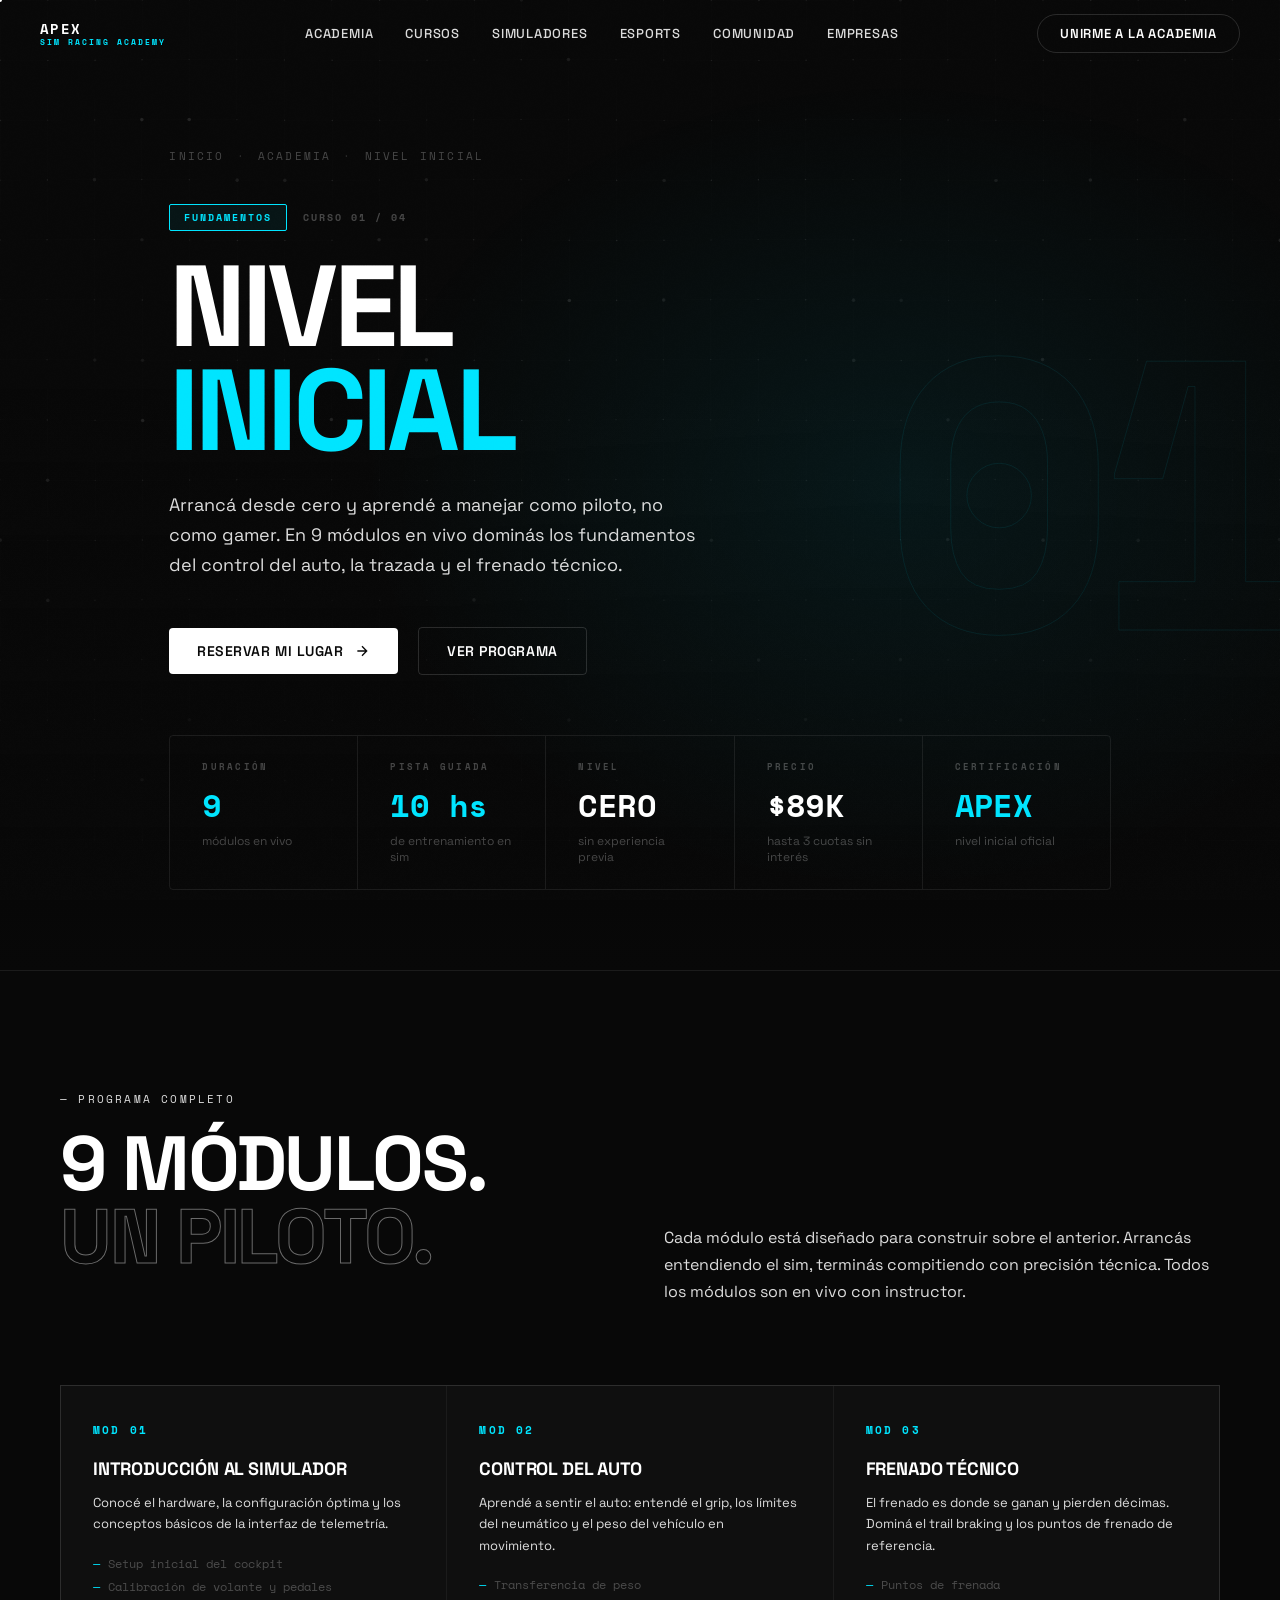
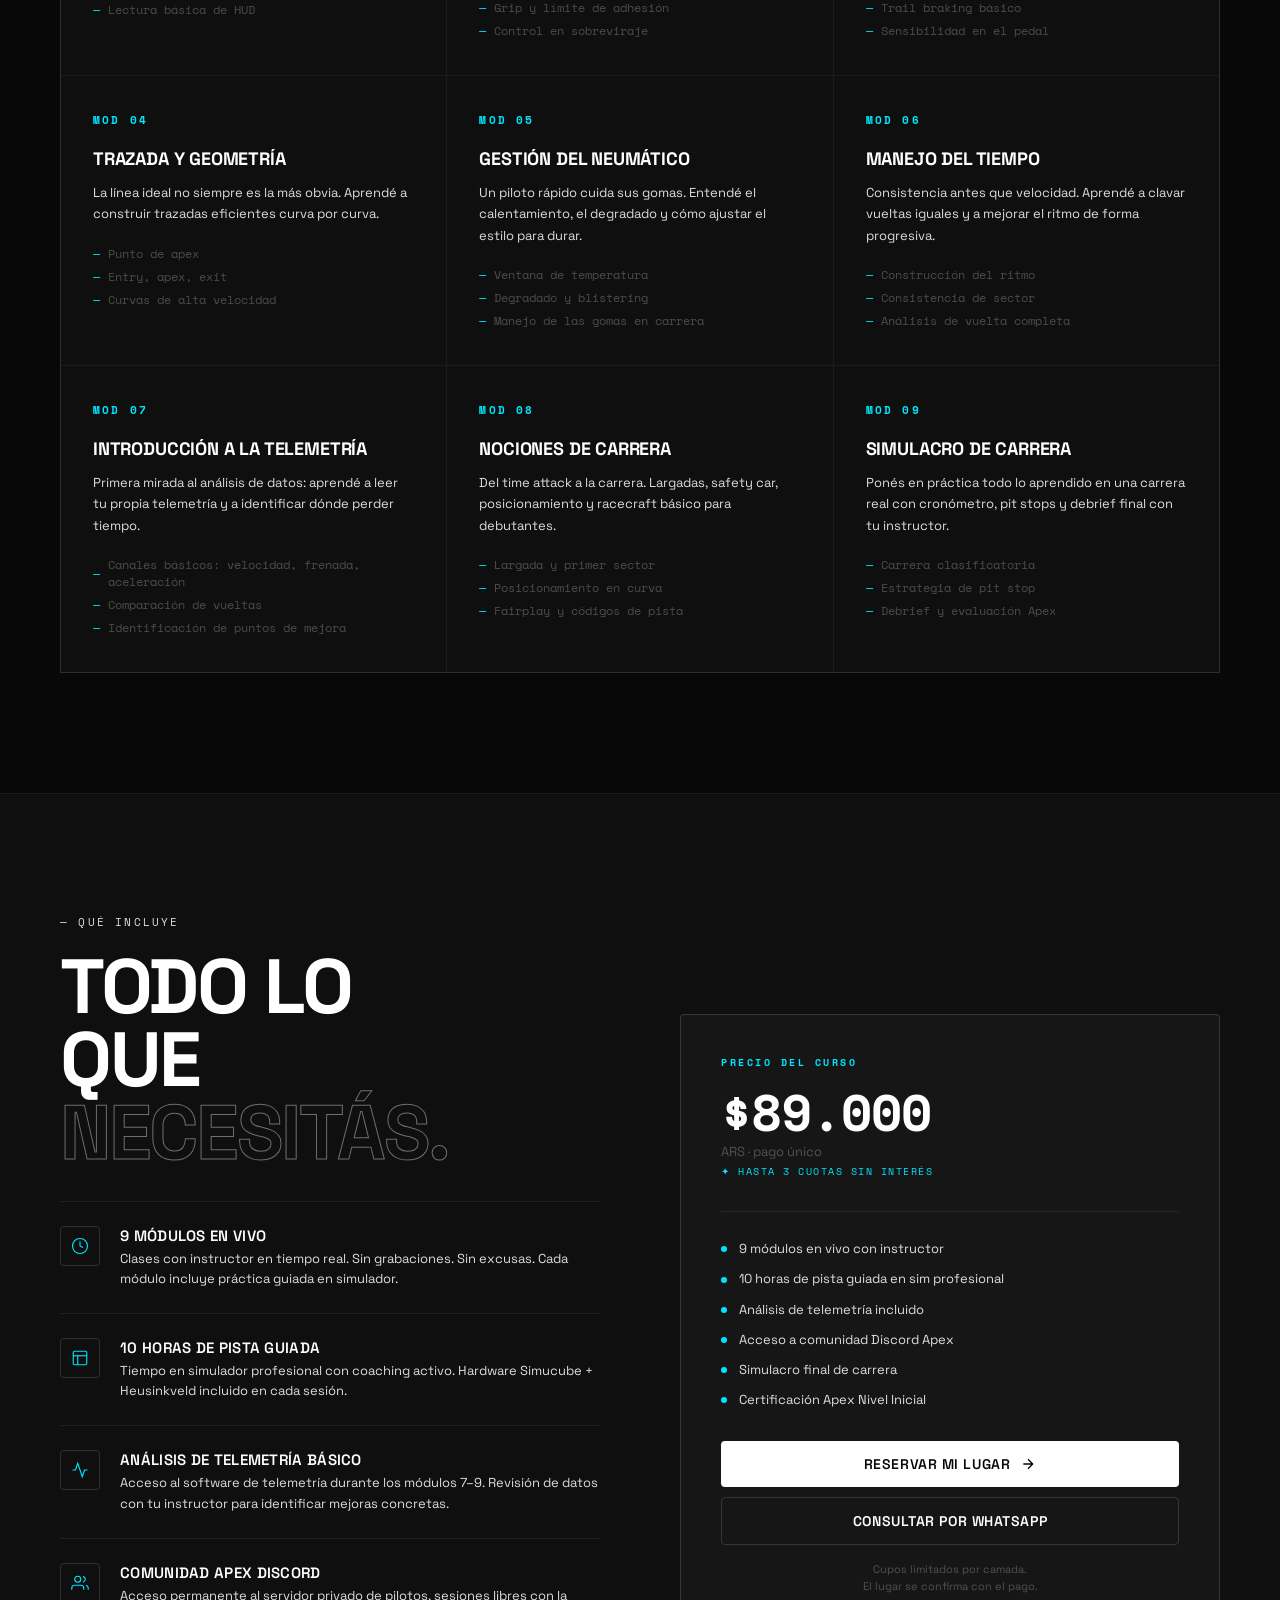
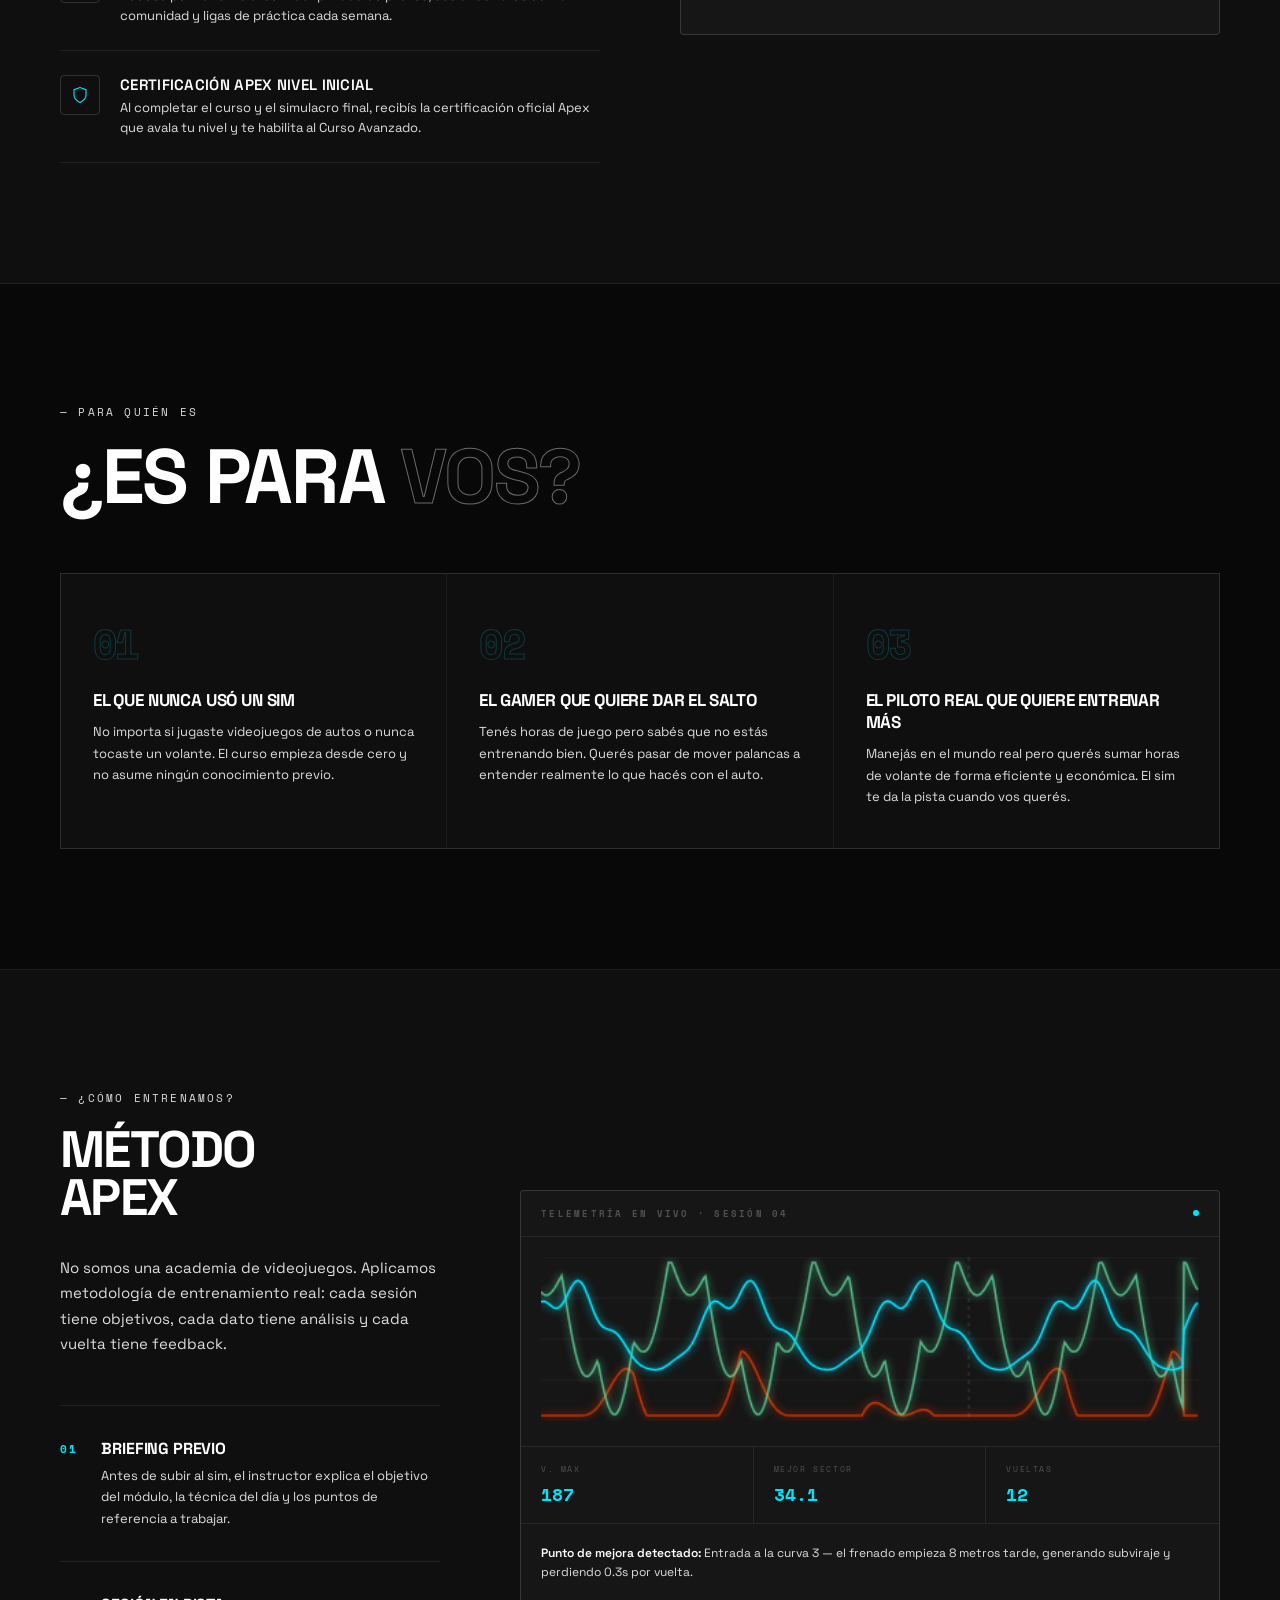
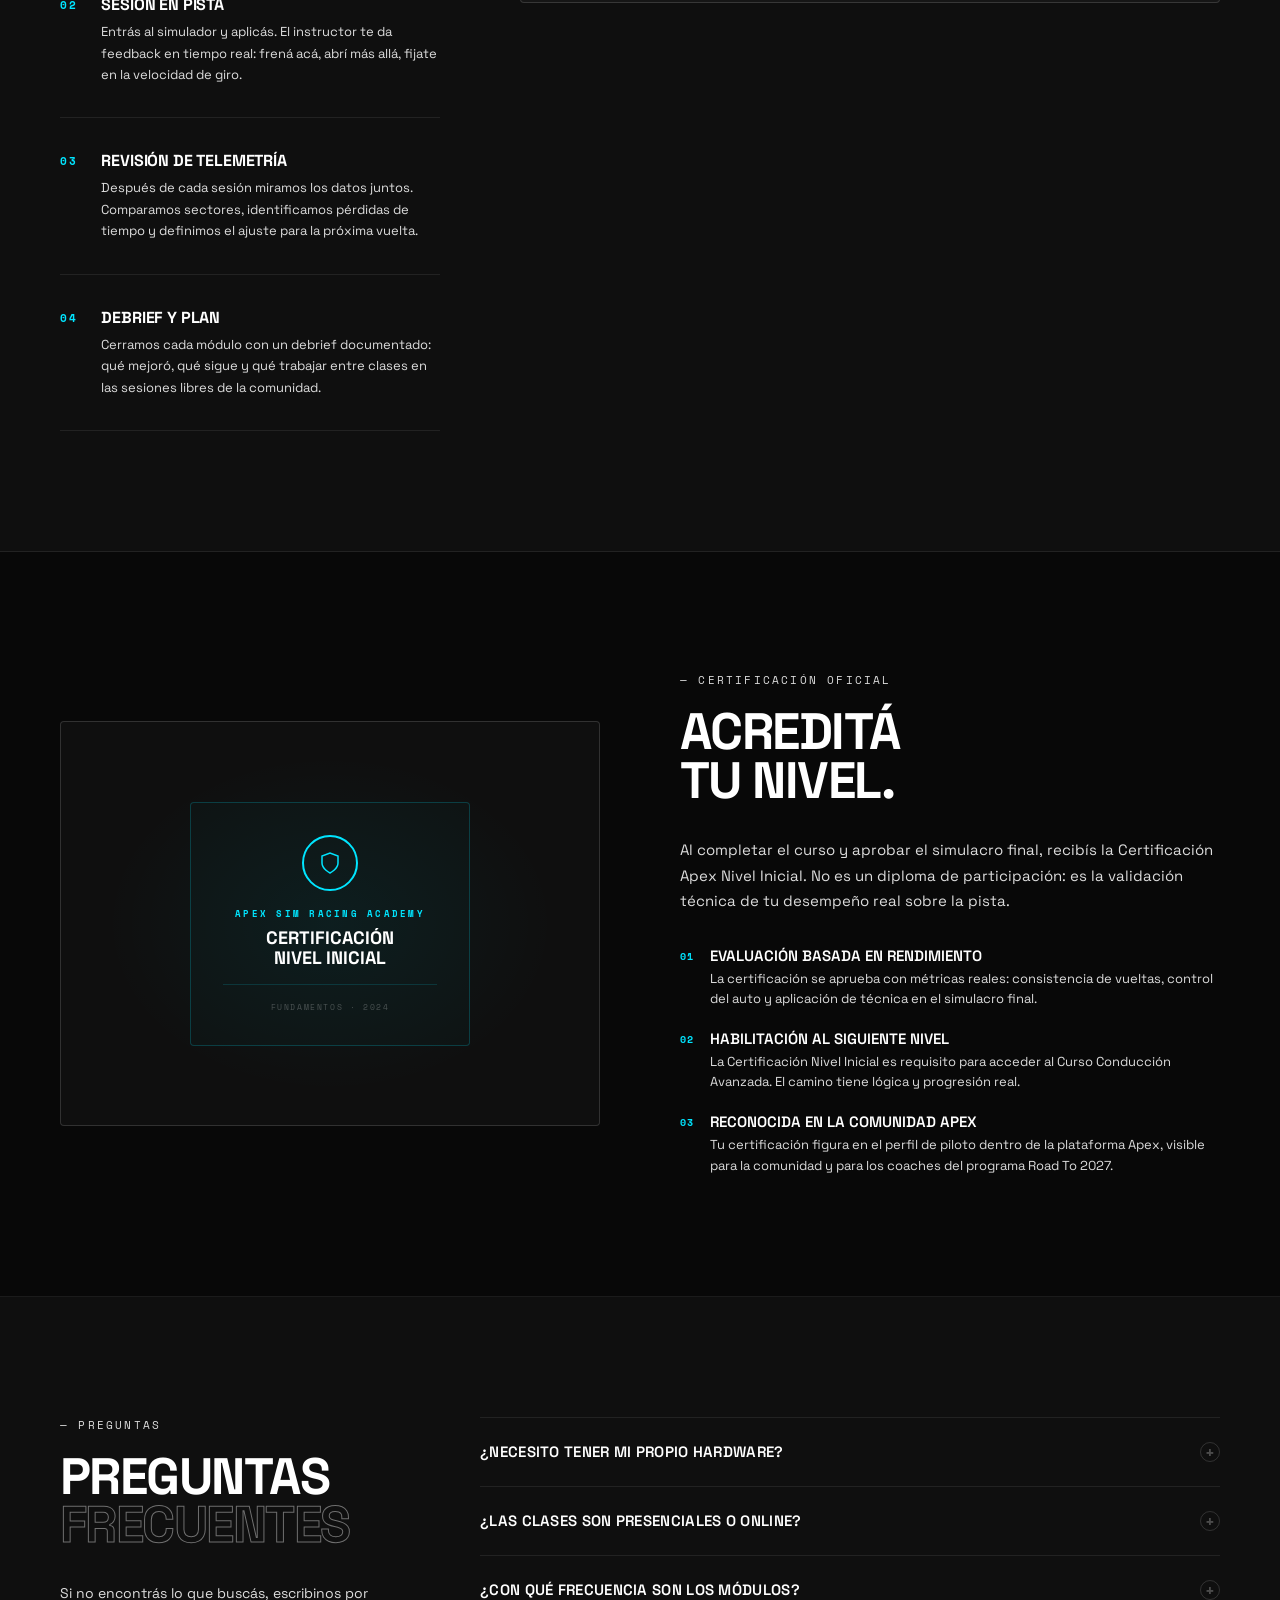
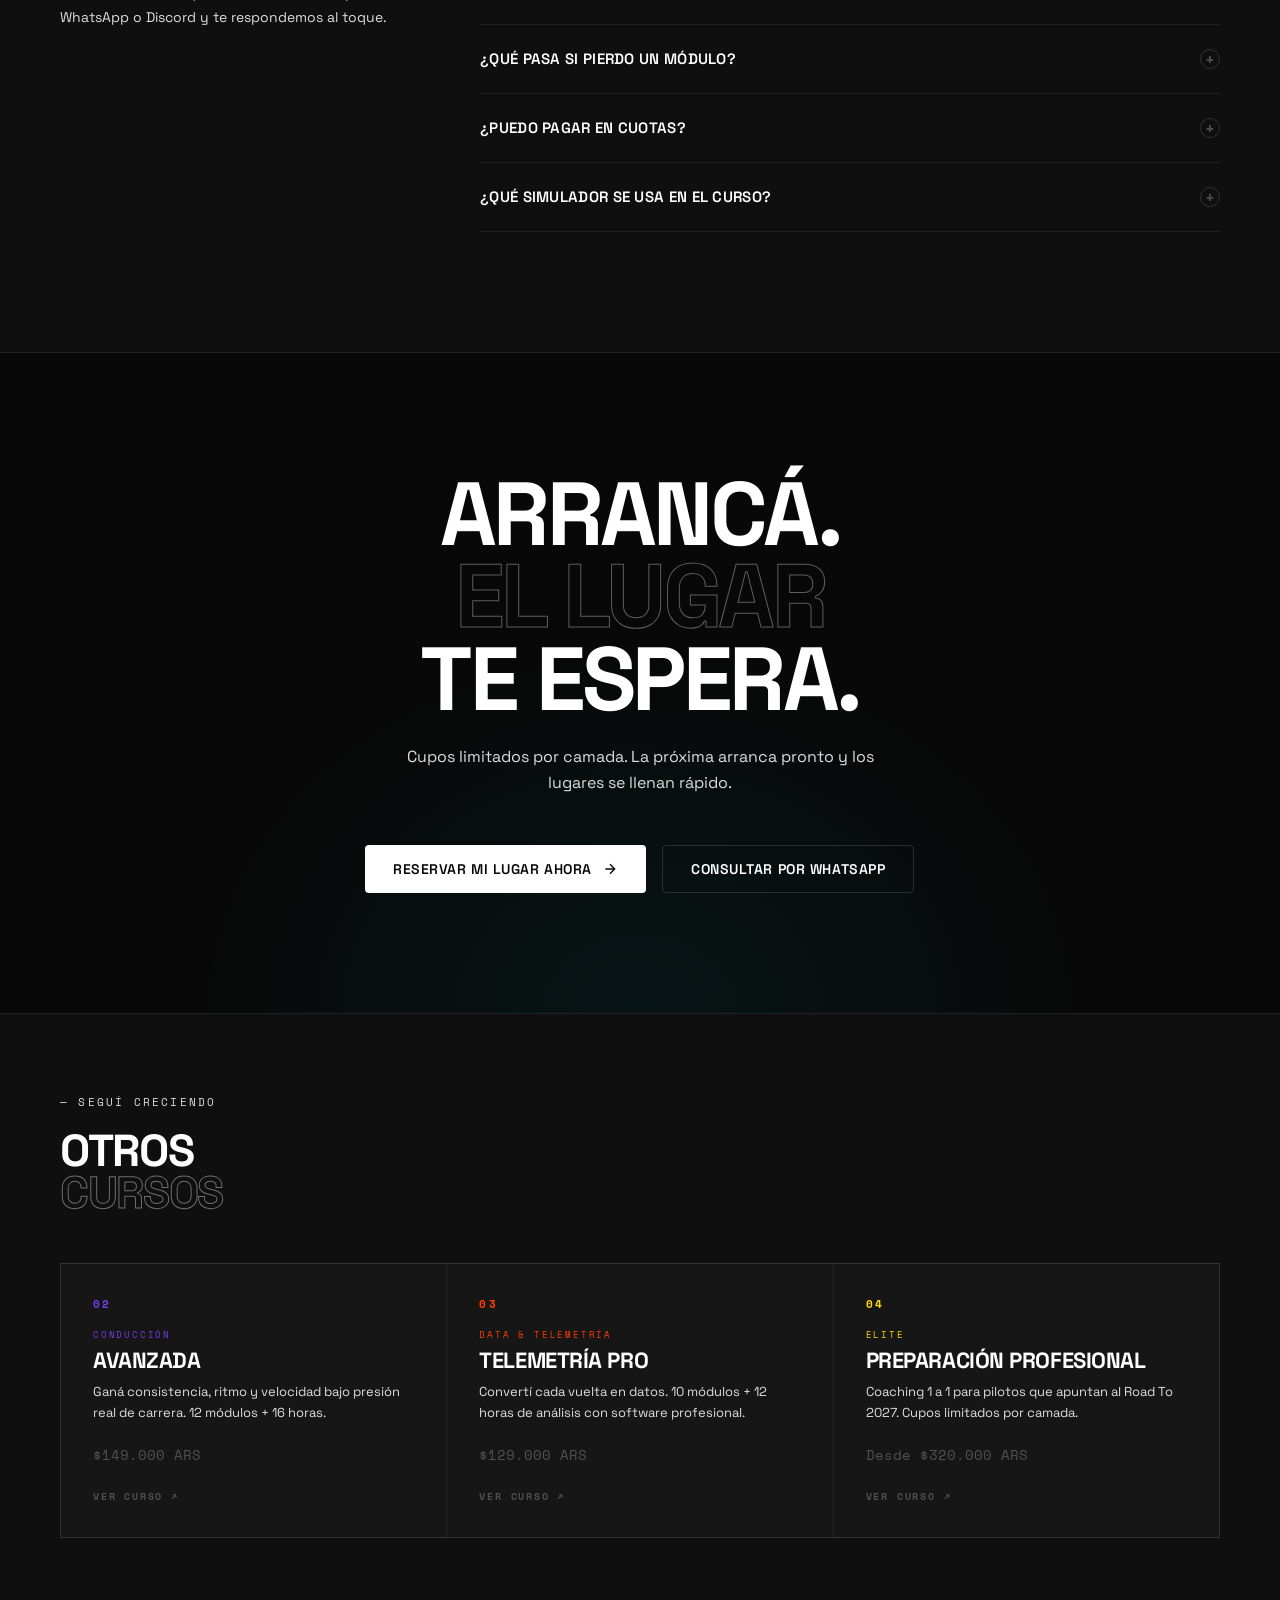
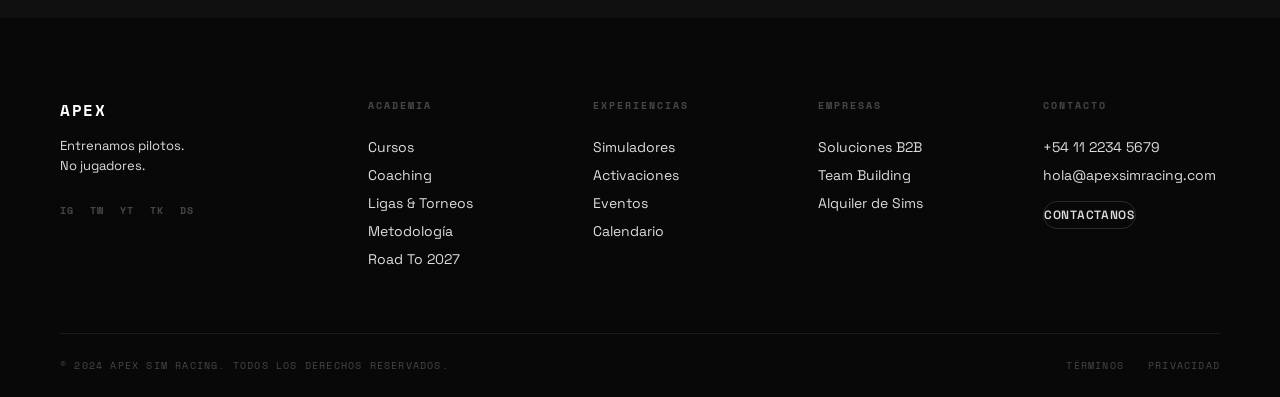
<file: curso-nivel-inicial.html>
<!DOCTYPE html>
<html lang="es">
<head>
  <meta charset="UTF-8" />
  <meta name="viewport" content="width=device-width, initial-scale=1.0" />
  <title>Nivel Inicial — APEX Sim Racing Academy</title>
  <link rel="preconnect" href="https://fonts.googleapis.com" />
  <link rel="preconnect" href="https://fonts.gstatic.com" crossorigin />
  <link href="https://fonts.googleapis.com/css2?family=Space+Grotesk:wght@300;400;500;600;700&family=Space+Mono:ital,wght@0,400;0,700;1,400&display=swap" rel="stylesheet" />
  <style>
    /* ── TOKENS (idénticos al sitio principal) ── */
    :root {
      --bg:       #080808;
      --bg2:      #0f0f0f;
      --bg3:      #161616;
      --border:   rgba(255,255,255,0.08);
      --border2:  rgba(255,255,255,0.14);
      --white:    #ffffff;
      --muted:    rgba(255,255,255,0.86);
      --muted2:   rgba(255,255,255,0.25);
      --cyan:     #00E5FF;
      --purple:   #7C3AED;
      --red:      #FF3D00;
      --yellow:   #FFD600;
      --green:    #69F0AE;
      --font:     'Space Grotesk', sans-serif;
      --mono:     'Space Mono', monospace;
      --nav-h:    68px;
      --ease:     cubic-bezier(0.16, 1, 0.3, 1);
      --accent:   #00E5FF; /* acento del curso Nivel Inicial */
    }

    *, *::before, *::after { box-sizing: border-box; margin: 0; padding: 0; }
    html { scroll-behavior: smooth; font-size: 16px; }
    body {
      font-family: var(--font);
      background: var(--bg);
      color: var(--white);
      overflow-x: hidden;
      cursor: none;
    }
    a { text-decoration: none; color: inherit; }
    ul { list-style: none; }
    img { display: block; max-width: 100%; }

    /* ── GLOBAL PARTICLE CANVAS ── */
    #globalParticleCanvas {
      position: fixed; inset: 0;
      pointer-events: none; z-index: 0;
    }
    .navbar, .course-hero, .section,
    .modulos-section, .incluye-section, .paraquien-section,
    .metodologia-section, .cert-section, .faq-section,
    .cta-final, .otros-section, .footer {
      position: relative; z-index: 1;
    }

    ::-webkit-scrollbar { width: 4px; }
    ::-webkit-scrollbar-track { background: var(--bg); }
    ::-webkit-scrollbar-thumb { background: var(--border2); border-radius: 4px; }

    /* ── NOISE ── */
    .noise-canvas {
      position: fixed; inset: 0;
      pointer-events: none; z-index: 9999;
      opacity: 0.03; mix-blend-mode: overlay;
    }

    /* ── CURSOR ── */
    .cursor {
      position: fixed; width: 36px; height: 36px;
      border: 1px solid rgba(255,255,255,0.5); border-radius: 50%;
      pointer-events: none; z-index: 10000;
      transform: translate(-50%,-50%);
      transition: width .3s var(--ease), height .3s var(--ease), border-color .3s var(--ease), background .3s var(--ease);
      mix-blend-mode: difference;
    }
    .cursor.hovering { width: 56px; height: 56px; background: rgba(255,255,255,0.08); border-color: var(--white); }
    .cursor.clicking { width: 24px; height: 24px; }
    .cursor-dot {
      position: fixed; width: 4px; height: 4px;
      background: var(--white); border-radius: 50%;
      pointer-events: none; z-index: 10001;
      transform: translate(-50%,-50%);
    }

    /* ── NAVBAR ── */
    .navbar {
      position: fixed; top: 0; left: 0; right: 0;
      z-index: 500; height: var(--nav-h);
      border-bottom: 1px solid transparent;
      transition: border-color .4s, background .4s;
    }
    .navbar.scrolled {
      background: rgba(8,8,8,0.92);
      backdrop-filter: blur(20px);
      border-bottom-color: var(--border);
    }
    .nav-inner {
      display: flex; align-items: center;
      height: 100%; padding: 0 40px; gap: 40px;
    }
    .nav-logo { display: flex; align-items: center; gap: 10px; flex-shrink: 0; }
    .nav-logo-text {
      font-family: var(--mono); font-size: 14px; font-weight: 700;
      letter-spacing: 0.1em; line-height: 1;
    }
    .nav-logo-sub { font-size: 8px; letter-spacing: 0.25em; color: var(--cyan); font-family: var(--mono); display: block; margin-top: 2px; }
    .nav-links { display: flex; gap: 32px; flex: 1; justify-content: center; }
    .nav-link {
      font-size: 13px; font-weight: 500; letter-spacing: 0.06em;
      color: var(--muted); text-transform: uppercase;
      position: relative; transition: color .25s; padding: 4px 0;
    }
    .nav-link::after {
      content: ''; position: absolute; bottom: 0; left: 0;
      width: 0; height: 1px; background: var(--white);
      transition: width .3s var(--ease);
    }
    .nav-link:hover { color: var(--white); }
    .nav-link:hover::after { width: 100%; }
    .nav-actions { display: flex; align-items: center; gap: 16px; flex-shrink: 0; }

    /* ── BUTTONS ── */
    .btn-pill {
      display: inline-flex; align-items: center; gap: 8px;
      font-family: var(--font); font-size: 13px; font-weight: 600;
      letter-spacing: 0.06em; text-transform: uppercase;
      padding: 10px 22px; border-radius: 100px;
      border: 1px solid var(--border2); color: var(--white);
      transition: background .25s, border-color .25s; background: transparent; cursor: none;
    }
    .btn-pill:hover { background: rgba(255,255,255,0.08); border-color: rgba(255,255,255,0.3); }
    .btn-primary {
      display: inline-flex; align-items: center; gap: 10px;
      font-family: var(--font); font-size: 14px; font-weight: 600;
      letter-spacing: 0.04em; text-transform: uppercase;
      padding: 14px 28px; border-radius: 4px;
      background: var(--white); color: var(--bg);
      transition: background .25s; cursor: none; border: none;
    }
    .btn-primary svg { width: 16px; height: 16px; transition: transform .25s; }
    .btn-primary:hover { background: #ece2fb; }
    .btn-primary:hover svg { transform: translateX(4px); }
    .btn-ghost {
      display: inline-flex; align-items: center; gap: 8px;
      font-family: var(--font); font-size: 14px; font-weight: 600;
      letter-spacing: 0.04em; text-transform: uppercase;
      padding: 14px 28px; border-radius: 4px;
      border: 1px solid var(--border2); color: var(--white);
      background: transparent; transition: border-color .25s, background .25s; cursor: none;
    }
    .btn-ghost:hover { border-color: rgba(255,255,255,0.4); background: rgba(255,255,255,0.04); }

    /* ── SECTION GLOBALS ── */
    .section { position: relative; padding: 120px 0; overflow: hidden; }
    .section-inner { max-width: 1280px; margin: 0 auto; padding: 0 60px; }
    .section-tag {
      font-family: var(--mono); font-size: 11px; font-weight: 400;
      letter-spacing: 0.2em; color: var(--muted); text-transform: uppercase;
      display: block; margin-bottom: 20px;
    }
    .section-title {
      font-size: clamp(40px, 6vw, 80px); font-weight: 700;
      line-height: 0.95; letter-spacing: -0.03em;
      text-transform: uppercase; color: var(--white); margin-bottom: 32px;
    }
    .section-title em {
      font-style: normal; color: transparent;
      -webkit-text-stroke: 1px rgba(255,255,255,0.4);
    }
    .link-arrow {
      font-family: var(--mono); font-size: 11px; letter-spacing: 0.18em;
      color: var(--muted2); text-transform: uppercase;
      display: inline-flex; align-items: center; gap: 8px;
      transition: color .25s; cursor: none;
    }
    .link-arrow:hover { color: var(--white); }

    /* ═══ HERO DEL CURSO ═══ */
    .course-hero {
      min-height: 100vh;
      display: flex; flex-direction: column; justify-content: flex-end;
      padding-bottom: 80px;
      position: relative;
      overflow: hidden;
      border-bottom: 1px solid var(--border);
    }
    .course-hero::before {
      content: '';
      position: absolute; inset: 0;
      background:
        radial-gradient(ellipse 60% 60% at 70% 50%, rgba(0,229,255,0.07) 0%, transparent 70%),
        linear-gradient(to bottom, transparent 40%, var(--bg) 100%);
      pointer-events: none;
    }
    .course-hero-bg-num {
      position: absolute;
      right: -2%;
      top: 50%;
      transform: translateY(-50%);
      font-family: var(--mono);
      font-size: clamp(200px, 30vw, 420px);
      font-weight: 700;
      color: transparent;
      -webkit-text-stroke: 1px rgba(0,229,255,0.08);
      line-height: 1;
      pointer-events: none;
      user-select: none;
      letter-spacing: -0.06em;
    }

    .course-hero-inner {
      max-width: 1280px; margin: 0 auto;
      padding: 0 60px; padding-top: calc(var(--nav-h) + 80px);
      position: relative; z-index: 2;
    }
    .course-breadcrumb {
      display: flex; align-items: center; gap: 12px;
      font-family: var(--mono); font-size: 11px; letter-spacing: 0.2em;
      color: var(--muted2); text-transform: uppercase; margin-bottom: 40px;
    }
    .course-breadcrumb a { transition: color .2s; cursor: none; }
    .course-breadcrumb a:hover { color: var(--white); }
    .course-breadcrumb-sep { color: rgba(255,255,255,0.15); }

    .course-tag-row {
      display: flex; align-items: center; gap: 16px; margin-bottom: 24px;
    }
    .course-badge {
      font-family: var(--mono); font-size: 10px; font-weight: 700;
      letter-spacing: 0.2em; text-transform: uppercase;
      padding: 5px 14px; border-radius: 2px;
      border: 1px solid var(--cyan); color: var(--cyan);
      background: rgba(0,229,255,0.06);
    }
    .course-num-badge {
      font-family: var(--mono); font-size: 10px; font-weight: 700;
      letter-spacing: 0.2em; color: var(--muted2);
    }

    .course-title {
      font-size: clamp(52px, 9vw, 120px);
      font-weight: 700; line-height: 0.9;
      letter-spacing: -0.04em; text-transform: uppercase;
      color: var(--white); margin-bottom: 28px;
    }
    .course-title em {
      font-style: normal; color: var(--cyan);
    }

    .course-hero-desc {
      font-size: clamp(15px, 1.6vw, 18px);
      line-height: 1.65; color: var(--muted);
      max-width: 540px; margin-bottom: 48px;
    }

    .course-cta-row {
      display: flex; align-items: center; gap: 20px; flex-wrap: wrap;
    }

    .course-stats-row {
      display: flex; align-items: stretch; gap: 0;
      border: 1px solid var(--border); border-radius: 4px;
      overflow: hidden; margin-top: 60px;
    }
    .cstat {
      flex: 1; padding: 24px 32px;
      border-right: 1px solid var(--border);
      position: relative;
    }
    .cstat:last-child { border-right: none; }
    .cstat-label {
      font-family: var(--mono); font-size: 9px; font-weight: 700;
      letter-spacing: 0.25em; color: var(--muted2); text-transform: uppercase;
      display: block; margin-bottom: 8px;
    }
    .cstat-val {
      font-family: var(--mono); font-size: clamp(22px, 3vw, 32px);
      font-weight: 700; color: var(--white); letter-spacing: -0.02em;
      display: block;
    }
    .cstat-val.accent { color: var(--cyan); }
    .cstat-sub {
      font-size: 12px; color: var(--muted2);
      margin-top: 4px; display: block;
    }

    /* ═══ MÓDULOS ═══ */
    .modulos-section { background: var(--bg); border-bottom: 1px solid var(--border); }
    .modulos-header {
      display: grid; grid-template-columns: 1fr 1fr;
      gap: 48px; margin-bottom: 80px;
      align-items: end;
    }
    .modulos-intro {
      font-size: 16px; line-height: 1.7; color: var(--muted);
    }

    .modulos-grid {
      display: grid;
      grid-template-columns: repeat(3, 1fr);
      gap: 1px;
      background: var(--border);
      border: 1px solid var(--border);
    }
    .modulo-card {
      background: var(--bg2);
      padding: 36px 32px;
      transition: background .3s;
      position: relative;
      overflow: hidden;
    }
    .modulo-card::before {
      content: '';
      position: absolute; top: 0; left: 0; right: 0; height: 2px;
      background: var(--cyan);
      transform: scaleX(0); transform-origin: left;
      transition: transform .4s var(--ease);
    }
    .modulo-card:hover { background: var(--bg3); }
    .modulo-card:hover::before { transform: scaleX(1); }

    .modulo-num {
      font-family: var(--mono); font-size: 11px; font-weight: 700;
      letter-spacing: 0.2em; color: var(--cyan);
      display: block; margin-bottom: 20px;
    }
    .modulo-title {
      font-size: 18px; font-weight: 700; text-transform: uppercase;
      letter-spacing: -0.01em; line-height: 1.2;
      color: var(--white); margin-bottom: 12px;
    }
    .modulo-desc {
      font-size: 13px; line-height: 1.65; color: var(--muted);
    }
    .modulo-temas {
      margin-top: 20px; display: flex; flex-direction: column; gap: 6px;
    }
    .modulo-tema {
      font-size: 12px; color: var(--muted2);
      display: flex; align-items: center; gap: 8px;
      font-family: var(--mono);
    }
    .modulo-tema::before {
      content: '—'; color: var(--cyan); flex-shrink: 0;
    }

    /* ═══ QUÉ INCLUYE ═══ */
    .incluye-section { background: var(--bg2); border-bottom: 1px solid var(--border); }
    .incluye-layout {
      display: grid; grid-template-columns: 1fr 1fr;
      gap: 80px; align-items: start;
    }
    .incluye-list { display: flex; flex-direction: column; gap: 0; }
    .incluye-item {
      display: flex; align-items: flex-start; gap: 20px;
      padding: 24px 0; border-bottom: 1px solid var(--border);
    }
    .incluye-item:first-child { border-top: 1px solid var(--border); }
    .incluye-icon {
      width: 40px; height: 40px; flex-shrink: 0;
      border: 1px solid var(--border2); border-radius: 4px;
      display: flex; align-items: center; justify-content: center;
      color: var(--cyan);
    }
    .incluye-icon svg { width: 18px; height: 18px; }
    .incluye-text-head {
      font-size: 15px; font-weight: 600; color: var(--white);
      margin-bottom: 4px; text-transform: uppercase; letter-spacing: 0.02em;
    }
    .incluye-text-sub {
      font-size: 13px; color: var(--muted); line-height: 1.55;
    }

    /* Columna derecha: precio + CTA */
    .precio-card {
      position: sticky; top: calc(var(--nav-h) + 32px);
      background: var(--bg3); border: 1px solid var(--border2);
      border-radius: 4px; padding: 40px;
    }
    .precio-tag {
      font-family: var(--mono); font-size: 10px; font-weight: 700;
      letter-spacing: 0.25em; color: var(--cyan); text-transform: uppercase;
      display: block; margin-bottom: 16px;
    }
    .precio-main {
      font-family: var(--mono); font-size: clamp(36px, 4vw, 52px);
      font-weight: 700; color: var(--white); letter-spacing: -0.02em;
      line-height: 1; margin-bottom: 6px;
    }
    .precio-sub {
      font-size: 13px; color: var(--muted2); margin-bottom: 4px;
    }
    .precio-cuotas {
      font-family: var(--mono); font-size: 10px; letter-spacing: 0.15em;
      color: var(--cyan); text-transform: uppercase; margin-bottom: 32px;
    }
    .precio-divider {
      height: 1px; background: var(--border); margin: 28px 0;
    }
    .precio-checklist { display: flex; flex-direction: column; gap: 12px; margin-bottom: 32px; }
    .precio-check {
      display: flex; align-items: center; gap: 12px;
      font-size: 13px; color: var(--muted); line-height: 1.4;
    }
    .precio-check-dot {
      width: 6px; height: 6px; border-radius: 50%;
      background: var(--cyan); flex-shrink: 0;
    }
    .precio-nota {
      font-size: 11px; color: var(--muted2); text-align: center;
      margin-top: 16px; line-height: 1.5;
    }
    .precio-cta { display: flex; flex-direction: column; gap: 10px; }
    .precio-cta .btn-primary { justify-content: center; }
    .precio-cta .btn-ghost { justify-content: center; }

    /* ═══ PARA QUIÉN ═══ */
    .paraquien-section { background: var(--bg); border-bottom: 1px solid var(--border); }
    .paraquien-grid {
      display: grid; grid-template-columns: repeat(3, 1fr); gap: 1px;
      background: var(--border); border: 1px solid var(--border);
      margin-top: 60px;
    }
    .pq-card {
      background: var(--bg2); padding: 40px 32px;
    }
    .pq-num {
      font-family: var(--mono); font-size: 40px; font-weight: 700;
      color: transparent; -webkit-text-stroke: 1px rgba(0,229,255,0.2);
      display: block; margin-bottom: 16px; letter-spacing: -0.04em;
    }
    .pq-title {
      font-size: 17px; font-weight: 700; text-transform: uppercase;
      color: var(--white); margin-bottom: 10px; letter-spacing: -0.01em;
    }
    .pq-desc { font-size: 13px; line-height: 1.65; color: var(--muted); }

    /* ═══ METODOLOGÍA ═══ */
    .metodologia-section { background: var(--bg2); border-bottom: 1px solid var(--border); }
    .metodo-layout {
      display: grid; grid-template-columns: 380px 1fr;
      gap: 80px; align-items: start;
    }
    .metodo-steps { display: flex; flex-direction: column; gap: 0; }
    .metodo-step {
      display: flex; gap: 24px;
      padding: 32px 0; border-bottom: 1px solid var(--border);
      position: relative;
    }
    .metodo-step:first-child { border-top: 1px solid var(--border); }
    .metodo-step-num {
      font-family: var(--mono); font-size: 11px; font-weight: 700;
      color: var(--cyan); letter-spacing: 0.15em; flex-shrink: 0; padding-top: 3px;
    }
    .metodo-step-title {
      font-size: 16px; font-weight: 700; text-transform: uppercase;
      color: var(--white); margin-bottom: 6px; letter-spacing: -0.01em;
    }
    .metodo-step-desc { font-size: 13px; line-height: 1.65; color: var(--muted); }

    /* Telemetría decorativa */
    .metodo-visual {
      position: sticky; top: calc(var(--nav-h) + 32px);
    }
    .tele-panel {
      background: var(--bg3); border: 1px solid var(--border2);
      border-radius: 4px; overflow: hidden;
    }
    .tele-header {
      display: flex; justify-content: space-between; align-items: center;
      padding: 16px 20px; border-bottom: 1px solid var(--border);
    }
    .tele-title {
      font-family: var(--mono); font-size: 9px; font-weight: 700;
      letter-spacing: 0.25em; color: var(--muted2); text-transform: uppercase;
    }
    .tele-dot { width: 6px; height: 6px; border-radius: 50%; background: var(--cyan); }
    .tele-canvas-wrap { padding: 20px; }
    .tele-metrics {
      display: grid; grid-template-columns: 1fr 1fr 1fr;
      border-top: 1px solid var(--border);
    }
    .tele-metric {
      padding: 16px 20px; border-right: 1px solid var(--border);
    }
    .tele-metric:last-child { border-right: none; }
    .tele-metric-label {
      font-family: var(--mono); font-size: 8px; letter-spacing: 0.2em;
      color: var(--muted2); text-transform: uppercase; display: block; margin-bottom: 6px;
    }
    .tele-metric-val {
      font-family: var(--mono); font-size: 18px; font-weight: 700;
      color: var(--cyan); display: block;
    }
    .tele-info {
      padding: 20px; border-top: 1px solid var(--border);
      font-size: 12px; line-height: 1.6; color: var(--muted);
    }
    .tele-info strong { color: var(--white); font-weight: 600; }

    /* ═══ CERTIFICACIÓN ═══ */
    .cert-section { background: var(--bg); border-bottom: 1px solid var(--border); }
    .cert-inner {
      display: grid; grid-template-columns: 1fr 1fr;
      gap: 80px; align-items: center;
    }
    .cert-visual {
      aspect-ratio: 4/3;
      border: 1px solid var(--border2); border-radius: 4px;
      display: flex; align-items: center; justify-content: center;
      position: relative; overflow: hidden;
      background: var(--bg2);
    }
    .cert-visual::before {
      content: '';
      position: absolute; inset: 0;
      background: radial-gradient(ellipse 60% 60% at 50% 50%, rgba(0,229,255,0.05) 0%, transparent 70%);
    }
    .cert-mock {
      width: 280px; padding: 32px;
      border: 1px solid rgba(0,229,255,0.2);
      border-radius: 4px; background: rgba(0,229,255,0.02);
      position: relative; z-index: 1; text-align: center;
    }
    .cert-mock-badge {
      width: 56px; height: 56px; border-radius: 50%;
      border: 2px solid var(--cyan); margin: 0 auto 16px;
      display: flex; align-items: center; justify-content: center;
      color: var(--cyan);
    }
    .cert-mock-badge svg { width: 24px; height: 24px; }
    .cert-mock-title {
      font-family: var(--mono); font-size: 9px; font-weight: 700;
      letter-spacing: 0.25em; color: var(--cyan); text-transform: uppercase; margin-bottom: 8px;
    }
    .cert-mock-name {
      font-size: 18px; font-weight: 700; text-transform: uppercase;
      color: var(--white); line-height: 1.1; margin-bottom: 16px;
    }
    .cert-mock-line { height: 1px; background: rgba(0,229,255,0.15); margin: 16px 0; }
    .cert-mock-footer {
      font-family: var(--mono); font-size: 8px; letter-spacing: 0.2em;
      color: var(--muted2); text-transform: uppercase;
    }
    .cert-text { }
    .cert-features { display: flex; flex-direction: column; gap: 20px; margin-top: 32px; }
    .cert-feat {
      display: flex; align-items: flex-start; gap: 16px;
    }
    .cert-feat-num {
      font-family: var(--mono); font-size: 10px; font-weight: 700;
      color: var(--cyan); letter-spacing: 0.1em; padding-top: 3px;
    }
    .cert-feat-title {
      font-size: 15px; font-weight: 600; color: var(--white);
      margin-bottom: 4px; text-transform: uppercase;
    }
    .cert-feat-desc { font-size: 13px; color: var(--muted); line-height: 1.55; }

    /* ═══ FAQ ═══ */
    .faq-section { background: var(--bg2); border-bottom: 1px solid var(--border); }
    .faq-layout { display: grid; grid-template-columns: 340px 1fr; gap: 80px; }
    .faq-list { display: flex; flex-direction: column; }
    .faq-item { border-bottom: 1px solid var(--border); }
    .faq-item:first-child { border-top: 1px solid var(--border); }
    .faq-q {
      width: 100%; display: flex; justify-content: space-between; align-items: center;
      gap: 16px; padding: 24px 0;
      font-size: 15px; font-weight: 600; color: var(--white);
      text-transform: uppercase; letter-spacing: 0.02em;
      background: none; border: none; font-family: var(--font); cursor: none;
      text-align: left;
    }
    .faq-icon {
      width: 20px; height: 20px; border: 1px solid var(--border2);
      border-radius: 50%; flex-shrink: 0; display: flex; align-items: center; justify-content: center;
      color: var(--muted2); font-size: 16px; transition: transform .3s var(--ease);
      font-family: var(--mono);
    }
    .faq-item.open .faq-icon { transform: rotate(45deg); color: var(--cyan); border-color: var(--cyan); }
    .faq-a {
      font-size: 14px; color: var(--muted); line-height: 1.7;
      max-height: 0; overflow: hidden; transition: max-height .4s var(--ease), padding .4s var(--ease);
    }
    .faq-item.open .faq-a { max-height: 300px; padding-bottom: 24px; }

    /* ═══ CTA FINAL ═══ */
    .cta-final {
      background: var(--bg);
      padding: 120px 0;
      text-align: center;
      position: relative; overflow: hidden;
    }
    .cta-final::before {
      content: '';
      position: absolute; inset: 0;
      background: radial-gradient(ellipse 50% 80% at 50% 100%, rgba(0,229,255,0.06) 0%, transparent 70%);
      pointer-events: none;
    }
    .cta-final-inner { position: relative; z-index: 1; }
    .cta-final h2 {
      font-size: clamp(40px, 7vw, 96px); font-weight: 700;
      line-height: 0.92; letter-spacing: -0.04em; text-transform: uppercase;
      color: var(--white); margin-bottom: 24px;
    }
    .cta-final h2 em {
      font-style: normal; color: transparent;
      -webkit-text-stroke: 1px rgba(255,255,255,0.35);
    }
    .cta-final p {
      font-size: 16px; color: var(--muted); max-width: 480px;
      margin: 0 auto 48px; line-height: 1.65;
    }
    .cta-final-btns { display: flex; gap: 16px; justify-content: center; flex-wrap: wrap; }

    /* ═══ OTROS CURSOS ═══ */
    .otros-section { background: var(--bg2); border-top: 1px solid var(--border); padding: 80px 0; }
    .otros-grid {
      display: grid; grid-template-columns: repeat(3, 1fr);
      gap: 1px; background: var(--border); border: 1px solid var(--border);
      margin-top: 48px;
    }
    .otro-card {
      background: var(--bg3); padding: 32px;
      transition: background .3s; cursor: none;
      position: relative; overflow: hidden;
    }
    .otro-card:hover { background: #1a1a1a; }
    .otro-card-num {
      font-family: var(--mono); font-size: 11px; font-weight: 700;
      letter-spacing: 0.2em; margin-bottom: 16px;
    }
    .otro-card-tag {
      font-family: var(--mono); font-size: 9px; letter-spacing: 0.2em;
      text-transform: uppercase; margin-bottom: 8px; display: block;
    }
    .otro-card-title {
      font-size: 22px; font-weight: 700; text-transform: uppercase;
      color: var(--white); letter-spacing: -0.02em; margin-bottom: 10px; line-height: 1.05;
    }
    .otro-card-price {
      font-family: var(--mono); font-size: 14px; color: var(--muted2);
      margin-top: 20px; display: block;
    }
    .otro-card-link {
      display: inline-flex; align-items: center; gap: 6px;
      font-family: var(--mono); font-size: 10px; font-weight: 700;
      letter-spacing: 0.18em; text-transform: uppercase; color: var(--muted2);
      margin-top: 24px; transition: color .2s;
    }
    .otro-card:hover .otro-card-link { color: var(--white); }

    /* ═══ FOOTER ═══ */
    .footer { background: var(--bg); padding: 80px 0 0; }
    .footer-inner { max-width: 1280px; margin: 0 auto; padding: 0 60px; }
    .footer-top {
      display: grid; grid-template-columns: 260px repeat(4, 1fr);
      gap: 48px; padding-bottom: 60px; border-bottom: 1px solid var(--border);
      align-items: start;
    }
    .footer-brand { display: flex; flex-direction: column; gap: 6px; }
    .footer-tagline { font-size: 13px; line-height: 1.6; color: var(--muted); margin-top: 8px; }
    .footer-socials { display: flex; gap: 16px; margin-top: 20px; }
    .footer-socials a {
      font-family: var(--mono); font-size: 10px; font-weight: 700;
      letter-spacing: 0.1em; color: var(--muted2); transition: color .25s; cursor: none;
    }
    .footer-socials a:hover { color: var(--white); }
    .footer-col h5 {
      font-family: var(--mono); font-size: 10px; font-weight: 700;
      letter-spacing: 0.2em; text-transform: uppercase;
      color: var(--muted2); margin-bottom: 20px;
    }
    .footer-col a {
      display: block; font-size: 14px; color: var(--muted);
      padding: 5px 0; transition: color .2s; cursor: none;
    }
    .footer-col a:hover { color: var(--white); }
    .footer-bottom {
      display: flex; justify-content: space-between; align-items: center; padding: 24px 0;
    }
    .footer-bottom span { font-family: var(--mono); font-size: 10px; letter-spacing: 0.12em; color: var(--muted2); text-transform: uppercase; }
    .footer-legal { display: flex; gap: 24px; }
    .footer-legal a { font-family: var(--mono); font-size: 10px; letter-spacing: 0.12em; color: var(--muted2); text-transform: uppercase; transition: color .2s; cursor: none; }
    .footer-legal a:hover { color: var(--white); }

    /* ── MAGNETIC ── */
    .magnetic { will-change: transform; }

    /* ── RESPONSIVE ── */
    @media (max-width: 1100px) {
      .modulos-grid { grid-template-columns: repeat(2, 1fr); }
      .incluye-layout, .cert-inner { grid-template-columns: 1fr; }
      .precio-card { position: static; }
      .metodo-layout { grid-template-columns: 1fr; }
      .metodo-visual { position: static; }
      .faq-layout { grid-template-columns: 1fr; }
      .otros-grid { grid-template-columns: 1fr 1fr; }
      .footer-top { grid-template-columns: repeat(3, 1fr); }
    }
    @media (max-width: 768px) {
      :root { --nav-h: 60px; }
      body { cursor: auto; }
      .cursor, .cursor-dot { display: none; }
      .nav-links { display: none; }
      .section { padding: 80px 0; }
      .section-inner { padding: 0 24px; }
      .course-hero-inner { padding: 0 24px; padding-top: calc(var(--nav-h) + 60px); }
      .course-title { font-size: clamp(42px, 11vw, 72px); }
      .course-stats-row { flex-direction: column; }
      .cstat { border-right: none; border-bottom: 1px solid var(--border); }
      .cstat:last-child { border-bottom: none; }
      .modulos-grid, .paraquien-grid, .otros-grid { grid-template-columns: 1fr; }
      .modulos-header { grid-template-columns: 1fr; gap: 24px; }
      .faq-layout { grid-template-columns: 1fr; gap: 40px; }
      .footer-top { grid-template-columns: 1fr 1fr; padding: 0 24px 48px; }
      .footer-inner { padding: 0; }
      .footer-bottom { flex-direction: column; gap: 12px; text-align: center; padding: 24px; }
      .cta-final-btns { flex-direction: column; align-items: center; }
      .nav-inner { padding: 0 24px; gap: 16px; }
      .course-breadcrumb { font-size: 9px; }
    }
    @media (prefers-reduced-motion: reduce) {
      *, *::before, *::after { animation-duration: .01ms !important; transition-duration: .01ms !important; }
    }
  </style>
</head>
<body>

  <!-- CURSOR -->
  <div class="cursor" id="cursor"></div>
  <div class="cursor-dot" id="cursorDot"></div>

  <!-- NOISE -->
  <canvas class="noise-canvas" id="noiseCanvas"></canvas>

  <!-- ═══ NAVBAR ═══ -->
  <header class="navbar" id="navbar">
    <div class="nav-inner">
      <a href="index.html" class="nav-logo">
        <div class="nav-logo-text">
          APEX
          <span class="nav-logo-sub">SIM RACING ACADEMY</span>
        </div>
      </a>
      <nav class="nav-links">
        <a href="index.html#academia" class="nav-link" data-text="Academia">Academia</a>
        <a href="index.html#cursos" class="nav-link" data-text="Cursos">Cursos</a>
        <a href="index.html#simuladores" class="nav-link" data-text="Simuladores">Simuladores</a>
        <a href="index.html#esports" class="nav-link" data-text="Esports">Esports</a>
        <a href="index.html#comunidad" class="nav-link" data-text="Comunidad">Comunidad</a>
        <a href="index.html#empresas" class="nav-link" data-text="Empresas">Empresas</a>
      </nav>
      <div class="nav-actions">
        <a href="#" class="btn-pill magnetic">Unirme a la Academia</a>
      </div>
    </div>
  </header>

  <!-- ═══ HERO DEL CURSO ═══ -->
  <section class="course-hero">
    <div class="course-hero-bg-num">01</div>

    <div class="course-hero-inner">
      <div class="course-breadcrumb">
        <a href="index.html">Inicio</a>
        <span class="course-breadcrumb-sep">·</span>
        <a href="index.html#academia">Academia</a>
        <span class="course-breadcrumb-sep">·</span>
        <span>Nivel Inicial</span>
      </div>

      <div class="course-tag-row">
        <span class="course-badge">FUNDAMENTOS</span>
        <span class="course-num-badge">CURSO 01 / 04</span>
      </div>

      <h1 class="course-title">NIVEL<br><em>INICIAL</em></h1>

      <p class="course-hero-desc">
        Arrancá desde cero y aprendé a manejar como piloto, no como gamer. En 9 módulos en vivo dominás los fundamentos del control del auto, la trazada y el frenado técnico.
      </p>

      <div class="course-cta-row">
        <a href="#reservar" class="btn-primary magnetic">
          <span>Reservar mi lugar</span>
          <svg viewBox="0 0 24 24" fill="none" stroke="currentColor" stroke-width="2"><path d="M5 12h14M12 5l7 7-7 7"/></svg>
        </a>
        <a href="#modulos" class="btn-ghost magnetic">Ver programa</a>
      </div>

      <div class="course-stats-row">
        <div class="cstat">
          <span class="cstat-label">Duración</span>
          <span class="cstat-val accent">9</span>
          <span class="cstat-sub">módulos en vivo</span>
        </div>
        <div class="cstat">
          <span class="cstat-label">Pista guiada</span>
          <span class="cstat-val accent">10 hs</span>
          <span class="cstat-sub">de entrenamiento en sim</span>
        </div>
        <div class="cstat">
          <span class="cstat-label">Nivel</span>
          <span class="cstat-val">CERO</span>
          <span class="cstat-sub">sin experiencia previa</span>
        </div>
        <div class="cstat">
          <span class="cstat-label">Precio</span>
          <span class="cstat-val">$89K</span>
          <span class="cstat-sub">hasta 3 cuotas sin interés</span>
        </div>
        <div class="cstat">
          <span class="cstat-label">Certificación</span>
          <span class="cstat-val accent">APEX</span>
          <span class="cstat-sub">nivel inicial oficial</span>
        </div>
      </div>
    </div>
  </section>

  <!-- ═══ MÓDULOS ═══ -->
  <section class="section modulos-section" id="modulos">
    <div class="section-inner">
      <div class="modulos-header">
        <div>
          <span class="section-tag">— PROGRAMA COMPLETO</span>
          <h2 class="section-title">9 MÓDULOS.<br><em>UN PILOTO.</em></h2>
        </div>
        <p class="modulos-intro">
          Cada módulo está diseñado para construir sobre el anterior. Arrancás entendiendo el sim, terminás compitiendo con precisión técnica. Todos los módulos son en vivo con instructor.
        </p>
      </div>

      <div class="modulos-grid">
        <div class="modulo-card">
          <span class="modulo-num">MOD 01</span>
          <div class="modulo-title">Introducción al Simulador</div>
          <div class="modulo-desc">Conocé el hardware, la configuración óptima y los conceptos básicos de la interfaz de telemetría.</div>
          <ul class="modulo-temas">
            <li class="modulo-tema">Setup inicial del cockpit</li>
            <li class="modulo-tema">Calibración de volante y pedales</li>
            <li class="modulo-tema">Lectura básica de HUD</li>
          </ul>
        </div>

        <div class="modulo-card">
          <span class="modulo-num">MOD 02</span>
          <div class="modulo-title">Control del Auto</div>
          <div class="modulo-desc">Aprendé a sentir el auto: entendé el grip, los límites del neumático y el peso del vehículo en movimiento.</div>
          <ul class="modulo-temas">
            <li class="modulo-tema">Transferencia de peso</li>
            <li class="modulo-tema">Grip y límite de adhesión</li>
            <li class="modulo-tema">Control en sobreviraje</li>
          </ul>
        </div>

        <div class="modulo-card">
          <span class="modulo-num">MOD 03</span>
          <div class="modulo-title">Frenado Técnico</div>
          <div class="modulo-desc">El frenado es donde se ganan y pierden décimas. Dominá el trail braking y los puntos de frenado de referencia.</div>
          <ul class="modulo-temas">
            <li class="modulo-tema">Puntos de frenada</li>
            <li class="modulo-tema">Trail braking básico</li>
            <li class="modulo-tema">Sensibilidad en el pedal</li>
          </ul>
        </div>

        <div class="modulo-card">
          <span class="modulo-num">MOD 04</span>
          <div class="modulo-title">Trazada y Geometría</div>
          <div class="modulo-desc">La línea ideal no siempre es la más obvia. Aprendé a construir trazadas eficientes curva por curva.</div>
          <ul class="modulo-temas">
            <li class="modulo-tema">Punto de apex</li>
            <li class="modulo-tema">Entry, apex, exit</li>
            <li class="modulo-tema">Curvas de alta velocidad</li>
          </ul>
        </div>

        <div class="modulo-card">
          <span class="modulo-num">MOD 05</span>
          <div class="modulo-title">Gestión del Neumático</div>
          <div class="modulo-desc">Un piloto rápido cuida sus gomas. Entendé el calentamiento, el degradado y cómo ajustar el estilo para durar.</div>
          <ul class="modulo-temas">
            <li class="modulo-tema">Ventana de temperatura</li>
            <li class="modulo-tema">Degradado y blistering</li>
            <li class="modulo-tema">Manejo de las gomas en carrera</li>
          </ul>
        </div>

        <div class="modulo-card">
          <span class="modulo-num">MOD 06</span>
          <div class="modulo-title">Manejo del Tiempo</div>
          <div class="modulo-desc">Consistencia antes que velocidad. Aprendé a clavar vueltas iguales y a mejorar el ritmo de forma progresiva.</div>
          <ul class="modulo-temas">
            <li class="modulo-tema">Construcción del ritmo</li>
            <li class="modulo-tema">Consistencia de sector</li>
            <li class="modulo-tema">Análisis de vuelta completa</li>
          </ul>
        </div>

        <div class="modulo-card">
          <span class="modulo-num">MOD 07</span>
          <div class="modulo-title">Introducción a la Telemetría</div>
          <div class="modulo-desc">Primera mirada al análisis de datos: aprendé a leer tu propia telemetría y a identificar dónde perder tiempo.</div>
          <ul class="modulo-temas">
            <li class="modulo-tema">Canales básicos: velocidad, frenada, aceleración</li>
            <li class="modulo-tema">Comparación de vueltas</li>
            <li class="modulo-tema">Identificación de puntos de mejora</li>
          </ul>
        </div>

        <div class="modulo-card">
          <span class="modulo-num">MOD 08</span>
          <div class="modulo-title">Nociones de Carrera</div>
          <div class="modulo-desc">Del time attack a la carrera. Largadas, safety car, posicionamiento y racecraft básico para debutantes.</div>
          <ul class="modulo-temas">
            <li class="modulo-tema">Largada y primer sector</li>
            <li class="modulo-tema">Posicionamiento en curva</li>
            <li class="modulo-tema">Fairplay y códigos de pista</li>
          </ul>
        </div>

        <div class="modulo-card">
          <span class="modulo-num">MOD 09</span>
          <div class="modulo-title">Simulacro de Carrera</div>
          <div class="modulo-desc">Ponés en práctica todo lo aprendido en una carrera real con cronómetro, pit stops y debrief final con tu instructor.</div>
          <ul class="modulo-temas">
            <li class="modulo-tema">Carrera clasificatoria</li>
            <li class="modulo-tema">Estrategia de pit stop</li>
            <li class="modulo-tema">Debrief y evaluación Apex</li>
          </ul>
        </div>
      </div>
    </div>
  </section>

  <!-- ═══ QUÉ INCLUYE + PRECIO ═══ -->
  <section class="section incluye-section" id="reservar">
    <div class="section-inner">
      <div class="incluye-layout">
        <div>
          <span class="section-tag">— QUÉ INCLUYE</span>
          <h2 class="section-title">TODO LO<br>QUE<br><em>NECESITÁS.</em></h2>

          <ul class="incluye-list">
            <li class="incluye-item">
              <div class="incluye-icon">
                <svg viewBox="0 0 24 24" fill="none" stroke="currentColor" stroke-width="1.5"><circle cx="12" cy="12" r="10"/><polyline points="12 6 12 12 16 14"/></svg>
              </div>
              <div>
                <div class="incluye-text-head">9 módulos en vivo</div>
                <div class="incluye-text-sub">Clases con instructor en tiempo real. Sin grabaciones. Sin excusas. Cada módulo incluye práctica guiada en simulador.</div>
              </div>
            </li>
            <li class="incluye-item">
              <div class="incluye-icon">
                <svg viewBox="0 0 24 24" fill="none" stroke="currentColor" stroke-width="1.5"><rect x="3" y="3" width="18" height="18" rx="2"/><polyline points="3 9 21 9"/><polyline points="9 21 9 9"/></svg>
              </div>
              <div>
                <div class="incluye-text-head">10 horas de pista guiada</div>
                <div class="incluye-text-sub">Tiempo en simulador profesional con coaching activo. Hardware Simucube + Heusinkveld incluido en cada sesión.</div>
              </div>
            </li>
            <li class="incluye-item">
              <div class="incluye-icon">
                <svg viewBox="0 0 24 24" fill="none" stroke="currentColor" stroke-width="1.5"><polyline points="22 12 18 12 15 21 9 3 6 12 2 12"/></svg>
              </div>
              <div>
                <div class="incluye-text-head">Análisis de telemetría básico</div>
                <div class="incluye-text-sub">Acceso al software de telemetría durante los módulos 7–9. Revisión de datos con tu instructor para identificar mejoras concretas.</div>
              </div>
            </li>
            <li class="incluye-item">
              <div class="incluye-icon">
                <svg viewBox="0 0 24 24" fill="none" stroke="currentColor" stroke-width="1.5"><path d="M17 21v-2a4 4 0 0 0-4-4H5a4 4 0 0 0-4 4v2"/><circle cx="9" cy="7" r="4"/><path d="M23 21v-2a4 4 0 0 0-3-3.87"/><path d="M16 3.13a4 4 0 0 1 0 7.75"/></svg>
              </div>
              <div>
                <div class="incluye-text-head">Comunidad Apex Discord</div>
                <div class="incluye-text-sub">Acceso permanente al servidor privado de pilotos, sesiones libres con la comunidad y ligas de práctica cada semana.</div>
              </div>
            </li>
            <li class="incluye-item">
              <div class="incluye-icon">
                <svg viewBox="0 0 24 24" fill="none" stroke="currentColor" stroke-width="1.5"><path d="M12 22s8-4 8-10V5l-8-3-8 3v7c0 6 8 10 8 10z"/></svg>
              </div>
              <div>
                <div class="incluye-text-head">Certificación Apex Nivel Inicial</div>
                <div class="incluye-text-sub">Al completar el curso y el simulacro final, recibís la certificación oficial Apex que avala tu nivel y te habilita al Curso Avanzado.</div>
              </div>
            </li>
          </ul>
        </div>

        <!-- PRECIO CARD -->
        <div class="precio-card" id="precio-card">
          <span class="precio-tag">PRECIO DEL CURSO</span>
          <div class="precio-main">$89.000</div>
          <div class="precio-sub">ARS · pago único</div>
          <div class="precio-cuotas">✦ HASTA 3 CUOTAS SIN INTERÉS</div>

          <div class="precio-divider"></div>

          <ul class="precio-checklist">
            <li class="precio-check"><span class="precio-check-dot"></span>9 módulos en vivo con instructor</li>
            <li class="precio-check"><span class="precio-check-dot"></span>10 horas de pista guiada en sim profesional</li>
            <li class="precio-check"><span class="precio-check-dot"></span>Análisis de telemetría incluido</li>
            <li class="precio-check"><span class="precio-check-dot"></span>Acceso a comunidad Discord Apex</li>
            <li class="precio-check"><span class="precio-check-dot"></span>Simulacro final de carrera</li>
            <li class="precio-check"><span class="precio-check-dot"></span>Certificación Apex Nivel Inicial</li>
          </ul>

          <div class="precio-cta">
            <a href="#" class="btn-primary magnetic">
              <span>Reservar mi lugar</span>
              <svg viewBox="0 0 24 24" fill="none" stroke="currentColor" stroke-width="2"><path d="M5 12h14M12 5l7 7-7 7"/></svg>
            </a>
            <a href="#" class="btn-ghost magnetic">Consultar por WhatsApp</a>
          </div>

          <p class="precio-nota">Cupos limitados por camada.<br>El lugar se confirma con el pago.</p>
        </div>
      </div>
    </div>
  </section>

  <!-- ═══ PARA QUIÉN ES ═══ -->
  <section class="section paraquien-section">
    <div class="section-inner">
      <span class="section-tag">— PARA QUIÉN ES</span>
      <h2 class="section-title">¿ES PARA <em>VOS?</em></h2>

      <div class="paraquien-grid">
        <div class="pq-card">
          <span class="pq-num">01</span>
          <div class="pq-title">El que nunca usó un sim</div>
          <div class="pq-desc">No importa si jugaste videojuegos de autos o nunca tocaste un volante. El curso empieza desde cero y no asume ningún conocimiento previo.</div>
        </div>
        <div class="pq-card">
          <span class="pq-num">02</span>
          <div class="pq-title">El gamer que quiere dar el salto</div>
          <div class="pq-desc">Tenés horas de juego pero sabés que no estás entrenando bien. Querés pasar de mover palancas a entender realmente lo que hacés con el auto.</div>
        </div>
        <div class="pq-card">
          <span class="pq-num">03</span>
          <div class="pq-title">El piloto real que quiere entrenar más</div>
          <div class="pq-desc">Manejás en el mundo real pero querés sumar horas de volante de forma eficiente y económica. El sim te da la pista cuando vos querés.</div>
        </div>
      </div>
    </div>
  </section>

  <!-- ═══ METODOLOGÍA ═══ -->
  <section class="section metodologia-section">
    <div class="section-inner">
      <div class="metodo-layout">
        <div>
          <span class="section-tag">— ¿CÓMO ENTRENAMOS?</span>
          <h2 class="section-title" style="font-size: clamp(32px,4vw,56px);">MÉTODO<br>APEX</h2>
          <p style="font-size:15px; color: var(--muted); line-height:1.7; margin-top: 20px; margin-bottom: 48px;">
            No somos una academia de videojuegos. Aplicamos metodología de entrenamiento real: cada sesión tiene objetivos, cada dato tiene análisis y cada vuelta tiene feedback.
          </p>

          <div class="metodo-steps">
            <div class="metodo-step">
              <span class="metodo-step-num">01</span>
              <div>
                <div class="metodo-step-title">Briefing previo</div>
                <div class="metodo-step-desc">Antes de subir al sim, el instructor explica el objetivo del módulo, la técnica del día y los puntos de referencia a trabajar.</div>
              </div>
            </div>
            <div class="metodo-step">
              <span class="metodo-step-num">02</span>
              <div>
                <div class="metodo-step-title">Sesión en pista</div>
                <div class="metodo-step-desc">Entrás al simulador y aplicás. El instructor te da feedback en tiempo real: frená acá, abrí más allá, fijate en la velocidad de giro.</div>
              </div>
            </div>
            <div class="metodo-step">
              <span class="metodo-step-num">03</span>
              <div>
                <div class="metodo-step-title">Revisión de telemetría</div>
                <div class="metodo-step-desc">Después de cada sesión miramos los datos juntos. Comparamos sectores, identificamos pérdidas de tiempo y definimos el ajuste para la próxima vuelta.</div>
              </div>
            </div>
            <div class="metodo-step">
              <span class="metodo-step-num">04</span>
              <div>
                <div class="metodo-step-title">Debrief y plan</div>
                <div class="metodo-step-desc">Cerramos cada módulo con un debrief documentado: qué mejoró, qué sigue y qué trabajar entre clases en las sesiones libres de la comunidad.</div>
              </div>
            </div>
          </div>
        </div>

        <!-- PANEL TELEMETRÍA DECORATIVO -->
        <div class="metodo-visual">
          <div class="tele-panel">
            <div class="tele-header">
              <span class="tele-title">TELEMETRÍA EN VIVO · SESIÓN 04</span>
              <div class="tele-dot"></div>
            </div>
            <div class="tele-canvas-wrap">
              <canvas id="metodeTele" width="480" height="120" style="width:100%;border-radius:2px;"></canvas>
            </div>
            <div class="tele-metrics">
              <div class="tele-metric">
                <span class="tele-metric-label">V. MÁX</span>
                <span class="tele-metric-val">187</span>
              </div>
              <div class="tele-metric">
                <span class="tele-metric-label">MEJOR SECTOR</span>
                <span class="tele-metric-val">34.1</span>
              </div>
              <div class="tele-metric">
                <span class="tele-metric-label">VUELTAS</span>
                <span class="tele-metric-val">12</span>
              </div>
            </div>
            <div class="tele-info">
              <strong>Punto de mejora detectado:</strong> Entrada a la curva 3 — el frenado empieza 8 metros tarde, generando subviraje y perdiendo 0.3s por vuelta.
            </div>
          </div>
        </div>
      </div>
    </div>
  </section>

  <!-- ═══ CERTIFICACIÓN ═══ -->
  <section class="section cert-section">
    <div class="section-inner">
      <div class="cert-inner">
        <div class="cert-visual">
          <div class="cert-mock">
            <div class="cert-mock-badge">
              <svg viewBox="0 0 24 24" fill="none" stroke="currentColor" stroke-width="1.5"><path d="M12 22s8-4 8-10V5l-8-3-8 3v7c0 6 8 10 8 10z"/></svg>
            </div>
            <div class="cert-mock-title">APEX SIM RACING ACADEMY</div>
            <div class="cert-mock-name">CERTIFICACIÓN<br>NIVEL INICIAL</div>
            <div class="cert-mock-line"></div>
            <div class="cert-mock-footer">FUNDAMENTOS · 2024</div>
          </div>
        </div>

        <div class="cert-text">
          <span class="section-tag">— CERTIFICACIÓN OFICIAL</span>
          <h2 class="section-title" style="font-size: clamp(32px,4vw,60px);">ACREDITÁ<br>TU NIVEL.</h2>
          <p style="font-size:15px; color:var(--muted); line-height:1.7; margin-bottom:32px;">
            Al completar el curso y aprobar el simulacro final, recibís la Certificación Apex Nivel Inicial. No es un diploma de participación: es la validación técnica de tu desempeño real sobre la pista.
          </p>

          <div class="cert-features">
            <div class="cert-feat">
              <span class="cert-feat-num">01</span>
              <div>
                <div class="cert-feat-title">Evaluación basada en rendimiento</div>
                <div class="cert-feat-desc">La certificación se aprueba con métricas reales: consistencia de vueltas, control del auto y aplicación de técnica en el simulacro final.</div>
              </div>
            </div>
            <div class="cert-feat">
              <span class="cert-feat-num">02</span>
              <div>
                <div class="cert-feat-title">Habilitación al siguiente nivel</div>
                <div class="cert-feat-desc">La Certificación Nivel Inicial es requisito para acceder al Curso Conducción Avanzada. El camino tiene lógica y progresión real.</div>
              </div>
            </div>
            <div class="cert-feat">
              <span class="cert-feat-num">03</span>
              <div>
                <div class="cert-feat-title">Reconocida en la comunidad Apex</div>
                <div class="cert-feat-desc">Tu certificación figura en el perfil de piloto dentro de la plataforma Apex, visible para la comunidad y para los coaches del programa Road To 2027.</div>
              </div>
            </div>
          </div>
        </div>
      </div>
    </div>
  </section>

  <!-- ═══ FAQ ═══ -->
  <section class="section faq-section">
    <div class="section-inner">
      <div class="faq-layout">
        <div>
          <span class="section-tag">— PREGUNTAS</span>
          <h2 class="section-title" style="font-size: clamp(32px,4vw,56px);">PREGUNTAS<br><em>FRECUENTES</em></h2>
          <p style="font-size:14px; color:var(--muted); line-height:1.7; margin-top:20px;">
            Si no encontrás lo que buscás, escribinos por WhatsApp o Discord y te respondemos al toque.
          </p>
        </div>

        <div class="faq-list" id="faqList">
          <div class="faq-item">
            <button class="faq-q">¿Necesito tener mi propio hardware? <span class="faq-icon">+</span></button>
            <div class="faq-a">No. El curso incluye el uso del simulador profesional Apex (Simucube Direct Drive + Heusinkveld Ultimate+) en cada sesión. No necesitás traer nada, solo ganas de aprender.</div>
          </div>
          <div class="faq-item">
            <button class="faq-q">¿Las clases son presenciales o online? <span class="faq-icon">+</span></button>
            <div class="faq-a">Las clases son presenciales en nuestra sede. Los módulos son en vivo con instructor en el mismo espacio. No hacemos cursos grabados ni remotos: el feedback cara a cara es parte del método.</div>
          </div>
          <div class="faq-item">
            <button class="faq-q">¿Con qué frecuencia son los módulos? <span class="faq-icon">+</span></button>
            <div class="faq-a">La frecuencia es de 1 módulo por semana, con sesiones de aproximadamente 90 minutos cada una. El curso completo se extiende a lo largo de 9 a 11 semanas dependiendo del calendario de la camada.</div>
          </div>
          <div class="faq-item">
            <button class="faq-q">¿Qué pasa si pierdo un módulo? <span class="faq-icon">+</span></button>
            <div class="faq-a">Podés recuperar hasta 2 módulos dentro de la misma camada o pasarlos a la camada siguiente. Más de 2 ausencias sin aviso implica la pérdida del cupo sin reintegro.</div>
          </div>
          <div class="faq-item">
            <button class="faq-q">¿Puedo pagar en cuotas? <span class="faq-icon">+</span></button>
            <div class="faq-a">Sí. Aceptamos hasta 3 cuotas sin interés con las principales tarjetas de crédito argentinas. El pago completo reserva el lugar; el pago en cuotas lo confirma al momento del primer pago.</div>
          </div>
          <div class="faq-item">
            <button class="faq-q">¿Qué simulador se usa en el curso? <span class="faq-icon">+</span></button>
            <div class="faq-a">Trabajamos principalmente con Assetto Corsa Competizione (GT3) e iRacing dependiendo del módulo. El Módulo 01 incluye una introducción a ambas plataformas para que elijas con cuál seguir.</div>
          </div>
        </div>
      </div>
    </div>
  </section>

  <!-- ═══ CTA FINAL ═══ -->
  <section class="cta-final">
    <div class="section-inner cta-final-inner">
      <h2>ARRANCÁ.<br><em>EL LUGAR</em><br>TE ESPERA.</h2>
      <p>Cupos limitados por camada. La próxima arranca pronto y los lugares se llenan rápido.</p>
      <div class="cta-final-btns">
        <a href="#" class="btn-primary magnetic">
          <span>Reservar mi lugar ahora</span>
          <svg viewBox="0 0 24 24" fill="none" stroke="currentColor" stroke-width="2"><path d="M5 12h14M12 5l7 7-7 7"/></svg>
        </a>
        <a href="#" class="btn-ghost magnetic">Consultar por WhatsApp</a>
      </div>
    </div>
  </section>

  <!-- ═══ OTROS CURSOS ═══ -->
  <section class="otros-section">
    <div class="section-inner">
      <span class="section-tag">— SEGUÍ CRECIENDO</span>
      <h2 class="section-title" style="font-size: clamp(28px,3.5vw,48px);">OTROS<br><em>CURSOS</em></h2>

      <div class="otros-grid">
        <div class="otro-card">
          <div class="otro-card-num" style="color:#7C3AED">02</div>
          <span class="otro-card-tag" style="color:#7C3AED">CONDUCCIÓN</span>
          <div class="otro-card-title">AVANZADA</div>
          <p style="font-size:13px; color:var(--muted); line-height:1.6;">Ganá consistencia, ritmo y velocidad bajo presión real de carrera. 12 módulos + 16 horas.</p>
          <span class="otro-card-price">$149.000 ARS</span>
          <a href="#" class="otro-card-link">VER CURSO ↗</a>
        </div>
        <div class="otro-card">
          <div class="otro-card-num" style="color:#FF3D00">03</div>
          <span class="otro-card-tag" style="color:#FF3D00">DATA &amp; TELEMETRÍA</span>
          <div class="otro-card-title">TELEMETRÍA PRO</div>
          <p style="font-size:13px; color:var(--muted); line-height:1.6;">Convertí cada vuelta en datos. 10 módulos + 12 horas de análisis con software profesional.</p>
          <span class="otro-card-price">$129.000 ARS</span>
          <a href="#" class="otro-card-link">VER CURSO ↗</a>
        </div>
        <div class="otro-card">
          <div class="otro-card-num" style="color:#FFD600">04</div>
          <span class="otro-card-tag" style="color:#FFD600">ELITE</span>
          <div class="otro-card-title">PREPARACIÓN PROFESIONAL</div>
          <p style="font-size:13px; color:var(--muted); line-height:1.6;">Coaching 1 a 1 para pilotos que apuntan al Road To 2027. Cupos limitados por camada.</p>
          <span class="otro-card-price">Desde $320.000 ARS</span>
          <a href="#" class="otro-card-link">VER CURSO ↗</a>
        </div>
      </div>
    </div>
  </section>

  <!-- ═══ FOOTER ═══ -->
  <footer class="footer">
    <div class="footer-inner">
      <div class="footer-top">
        <div class="footer-brand">
          <div style="font-family:var(--mono);font-size:16px;font-weight:700;letter-spacing:0.1em;">APEX</div>
          <p class="footer-tagline">Entrenamos pilotos.<br>No jugadores.</p>
          <div class="footer-socials">
            <a href="#" aria-label="Instagram">IG</a>
            <a href="#" aria-label="Twitter">TW</a>
            <a href="#" aria-label="YouTube">YT</a>
            <a href="#" aria-label="TikTok">TK</a>
            <a href="#" aria-label="Discord">DS</a>
          </div>
        </div>
        <div class="footer-col">
          <h5>ACADEMIA</h5>
          <a href="#">Cursos</a>
          <a href="#">Coaching</a>
          <a href="#">Ligas &amp; Torneos</a>
          <a href="#">Metodología</a>
          <a href="#">Road To 2027</a>
        </div>
        <div class="footer-col">
          <h5>EXPERIENCIAS</h5>
          <a href="#">Simuladores</a>
          <a href="#">Activaciones</a>
          <a href="#">Eventos</a>
          <a href="#">Calendario</a>
        </div>
        <div class="footer-col">
          <h5>EMPRESAS</h5>
          <a href="#">Soluciones B2B</a>
          <a href="#">Team Building</a>
          <a href="#">Alquiler de Sims</a>
        </div>
        <div class="footer-col">
          <h5>CONTACTO</h5>
          <a href="tel:+541123456789">+54 11 2234 5679</a>
          <a href="mailto:hola@apexsimracing.com">hola@apexsimracing.com</a>
          <a href="#" class="btn-pill" style="margin-top:12px;display:inline-block;font-size:12px">CONTACTANOS</a>
        </div>
      </div>
      <div class="footer-bottom">
        <span>© 2024 APEX SIM RACING. TODOS LOS DERECHOS RESERVADOS.</span>
        <div class="footer-legal">
          <a href="#">Términos</a>
          <a href="#">Privacidad</a>
        </div>
      </div>
    </div>
  </footer>

  <script>
  'use strict';
  const $ = (s, c = document) => c.querySelector(s);
  const $$ = (s, c = document) => [...c.querySelectorAll(s)];
  const lerp = (a,b,t) => a + (b-a)*t;

  document.addEventListener('DOMContentLoaded', () => {
    initNoise();
    initGlobalParticleGrid();
    initCursor();
    initNavbar();
    initMagnetic();
    initFAQ();
    initTeleCanvas();
    initScrollReveal();
  });

  /* GLOBAL PARTICLE GRID */
  function initGlobalParticleGrid() {
    if (window.matchMedia('(prefers-reduced-motion: reduce)').matches) return;
    if (window.matchMedia('(pointer: coarse)').matches) return;

    const canvas = document.createElement('canvas');
    canvas.id = 'globalParticleCanvas';
    canvas.style.cssText = 'position:fixed;inset:0;width:100%;height:100%;pointer-events:none;z-index:0;';
    document.body.insertBefore(canvas, document.body.firstChild);

    const ctx = canvas.getContext('2d');
    const COLS = 28, ROWS = 16, GLOW_RADIUS = 260;
    let W, H, particles = [], mouse = { x: -9999, y: -9999 }, t = 0;

    function resize() {
      W = canvas.width  = window.innerWidth;
      H = canvas.height = window.innerHeight;
      buildGrid();
    }
    function buildGrid() {
      particles = [];
      const gapX = W / (COLS - 1), gapY = H / (ROWS - 1);
      for (let r = 0; r < ROWS; r++) {
        for (let c = 0; c < COLS; c++) {
          particles.push({
            ox: c * gapX, oy: r * gapY,
            x:  c * gapX, y:  r * gapY,
            size: Math.random() > 0.88 ? 1.8 : 0.75,
            baseAlpha: 0.05 + Math.random() * 0.055,
          });
        }
      }
    }
    document.addEventListener('mousemove', e => { mouse.x = e.clientX; mouse.y = e.clientY; }, { passive: true });

    function draw() {
      ctx.clearRect(0, 0, W, H);
      t += 0.006;

      if (mouse.x > 0) {
        const mg = ctx.createRadialGradient(mouse.x, mouse.y, 0, mouse.x, mouse.y, GLOW_RADIUS);
        mg.addColorStop(0, 'rgba(0,229,255,0.055)');
        mg.addColorStop(0.5, 'rgba(0,229,255,0.015)');
        mg.addColorStop(1, 'transparent');
        ctx.fillStyle = mg; ctx.fillRect(0, 0, W, H);
      }

      particles.forEach(p => {
        const dx = mouse.x - p.ox, dy = mouse.y - p.oy;
        const dist = Math.sqrt(dx*dx + dy*dy);
        const force = Math.max(0, 1 - dist / GLOW_RADIUS);
        const wave = Math.sin(t + p.ox * 0.018 + p.oy * 0.012) * 1.8;
        p.x = p.ox + dx * force * 0.07 + wave * 0.25;
        p.y = p.oy + dy * force * 0.07 + wave * 0.25;
      });

      ctx.lineWidth = 0.5;
      for (let r = 0; r < ROWS; r++) {
        ctx.beginPath(); ctx.strokeStyle = 'rgba(255,255,255,0.028)';
        for (let c = 0; c < COLS; c++) {
          const p = particles[r * COLS + c];
          if (c === 0) ctx.moveTo(p.x, p.y); else ctx.lineTo(p.x, p.y);
        }
        ctx.stroke();
      }
      for (let c = 0; c < COLS; c++) {
        ctx.beginPath(); ctx.strokeStyle = 'rgba(255,255,255,0.028)';
        for (let r = 0; r < ROWS; r++) {
          const p = particles[r * COLS + c];
          if (r === 0) ctx.moveTo(p.x, p.y); else ctx.lineTo(p.x, p.y);
        }
        ctx.stroke();
      }

      particles.forEach(p => {
        const dx = mouse.x - p.ox, dy = mouse.y - p.oy;
        const dist = Math.sqrt(dx*dx + dy*dy);
        const glow = Math.max(0, 1 - dist / GLOW_RADIUS);
        const alpha = p.baseAlpha + glow * 0.55;
        ctx.beginPath();
        ctx.arc(p.x, p.y, p.size + glow * 1.4, 0, Math.PI * 2);
        ctx.fillStyle = glow > 0.25 ? `rgba(0,229,255,${alpha})` : `rgba(255,255,255,${alpha})`;
        ctx.fill();
      });

      requestAnimationFrame(draw);
    }

    window.addEventListener('resize', resize, { passive: true });
    resize(); draw();
  }

  /* NOISE */
  function initNoise() {
    const canvas = $('#noiseCanvas');
    if (!canvas) return;
    const ctx = canvas.getContext('2d');
    let frame = 0;
    function resize() { canvas.width = window.innerWidth; canvas.height = window.innerHeight; }
    resize();
    window.addEventListener('resize', resize, { passive: true });
    function draw() {
      const w = canvas.width, h = canvas.height;
      const img = ctx.createImageData(w, h);
      const d = img.data;
      for (let i = 0; i < d.length; i += 4) { const v = (Math.random()*255)|0; d[i]=d[i+1]=d[i+2]=v; d[i+3]=255; }
      ctx.putImageData(img, 0, 0);
      frame++;
      if (frame % 3 === 0) requestAnimationFrame(draw);
      else setTimeout(() => requestAnimationFrame(draw), 50);
    }
    draw();
  }

  /* CURSOR */
  function initCursor() {
    const ring = $('#cursor'), dot = $('#cursorDot');
    if (!ring || !dot) return;
    let mx=-100,my=-100,rx=-100,ry=-100;
    document.addEventListener('mousemove', e => { mx=e.clientX; my=e.clientY; dot.style.left=mx+'px'; dot.style.top=my+'px'; }, { passive: true });
    document.addEventListener('mousedown', () => ring.classList.add('clicking'));
    document.addEventListener('mouseup',   () => ring.classList.remove('clicking'));
    $$('a,button,.magnetic').forEach(el => {
      el.addEventListener('mouseenter', () => ring.classList.add('hovering'));
      el.addEventListener('mouseleave', () => ring.classList.remove('hovering'));
    });
    function loop() { rx=lerp(rx,mx,0.12); ry=lerp(ry,my,0.12); ring.style.left=rx+'px'; ring.style.top=ry+'px'; requestAnimationFrame(loop); }
    loop();
  }

  /* NAVBAR */
  function initNavbar() {
    const nav = $('#navbar');
    if (!nav) return;
    const update = () => nav.classList.toggle('scrolled', window.scrollY > 10);
    update();
    window.addEventListener('scroll', update, { passive: true });
  }

  /* MAGNETIC */
  function initMagnetic() {
    $$('.magnetic').forEach(el => {
      el.addEventListener('mousemove', e => {
        const r = el.getBoundingClientRect();
        const dx = e.clientX - (r.left + r.width/2);
        const dy = e.clientY - (r.top  + r.height/2);
        el.style.transform = `translate(${dx*0.25}px, ${dy*0.25}px)`;
      });
      el.addEventListener('mouseleave', () => { el.style.transform = ''; });
    });
  }

  /* FAQ */
  function initFAQ() {
    $$('.faq-item').forEach(item => {
      const btn = item.querySelector('.faq-q');
      btn.addEventListener('click', () => {
        const wasOpen = item.classList.contains('open');
        $$('.faq-item').forEach(i => i.classList.remove('open'));
        if (!wasOpen) item.classList.add('open');
      });
    });
  }

  /* TELEMETRÍA DECORATIVA */
  function initTeleCanvas() {
    const canvas = $('#metodeTele');
    if (!canvas) return;
    const ctx = canvas.getContext('2d');
    const W = canvas.width, H = canvas.height;
    let t = 0;

    function throttle(f, velocity) {
      // Genera curva de aceleración/frenada simulada
      const base = 0.6 + 0.3 * Math.sin(f * 0.08) + 0.1 * Math.sin(f * 0.3);
      return Math.max(0, Math.min(1, base));
    }

    const colors = { speed: '#00E5FF', throttle: '#69F0AE', brake: '#FF3D00' };
    const speedData = [], throttleData = [], brakeData = [];

    // Pre-generar datos
    for (let i = 0; i < W; i++) {
      const speed = 0.3 + 0.6 * (0.5 + 0.5 * Math.sin(i * 0.05)) * (0.85 + 0.15 * Math.sin(i * 0.2));
      speedData.push(speed);
      const thr = Math.max(0, Math.min(1, 0.7 + 0.4 * Math.sin(i * 0.06 + 1) - 0.3 * Math.abs(Math.sin(i * 0.12))));
      throttleData.push(thr);
      const brk = Math.max(0, -0.5 * Math.sin(i * 0.06 + 1) * (1 - Math.abs(Math.sin(i * 0.04))));
      brakeData.push(brk);
    }

    function drawLine(data, color, alpha = 1) {
      ctx.beginPath();
      ctx.strokeStyle = color;
      ctx.globalAlpha = alpha;
      ctx.lineWidth = 1.5;
      ctx.shadowBlur = 6;
      ctx.shadowColor = color;
      for (let i = 0; i < data.length; i++) {
        const x = i;
        const y = H - data[i] * (H - 8) - 4;
        if (i === 0) ctx.moveTo(x, y); else ctx.lineTo(x, y);
      }
      ctx.stroke();
      ctx.shadowBlur = 0;
      ctx.globalAlpha = 1;
    }

    function animate() {
      ctx.clearRect(0, 0, W, H);
      ctx.fillStyle = 'rgba(22,22,22,1)';
      ctx.fillRect(0, 0, W, H);

      // Grid lines
      ctx.strokeStyle = 'rgba(255,255,255,0.04)';
      ctx.lineWidth = 1;
      for (let y = 0; y < H; y += H/4) {
        ctx.beginPath(); ctx.moveTo(0,y); ctx.lineTo(W,y); ctx.stroke();
      }

      // Scroll offset
      const offset = (t % W);
      const sd = [...speedData.slice(offset), ...speedData.slice(0, offset)];
      const td = [...throttleData.slice(offset), ...throttleData.slice(0, offset)];
      const bd = [...brakeData.slice(offset), ...brakeData.slice(0, offset)];

      drawLine(bd, colors.brake, 0.7);
      drawLine(td, colors.throttle, 0.7);
      drawLine(sd, colors.speed, 1);

      // Cursor vertical (posición actual)
      const cx = W * 0.65;
      ctx.strokeStyle = 'rgba(255,255,255,0.15)';
      ctx.setLineDash([3,3]);
      ctx.lineWidth = 1;
      ctx.beginPath(); ctx.moveTo(cx,0); ctx.lineTo(cx,H); ctx.stroke();
      ctx.setLineDash([]);

      t += 0.4;
      requestAnimationFrame(animate);
    }
    animate();
  }

  /* SCROLL REVEAL */
  function initScrollReveal() {
    const items = $$('.modulo-card, .pq-card, .metodo-step, .cert-feat, .otro-card, .incluye-item');
    const obs = new IntersectionObserver((entries) => {
      entries.forEach(e => {
        if (e.isIntersecting) {
          e.target.style.transition = 'opacity .6s var(--ease), transform .6s var(--ease)';
          e.target.style.opacity = '1';
          e.target.style.transform = 'translateY(0)';
          obs.unobserve(e.target);
        }
      });
    }, { threshold: 0.1 });

    items.forEach((el, i) => {
      el.style.opacity = '0';
      el.style.transform = 'translateY(24px)';
      el.style.transitionDelay = `${(i % 3) * 80}ms`;
      obs.observe(el);
    });
  }
  </script>
</body>
</html>
</file>
